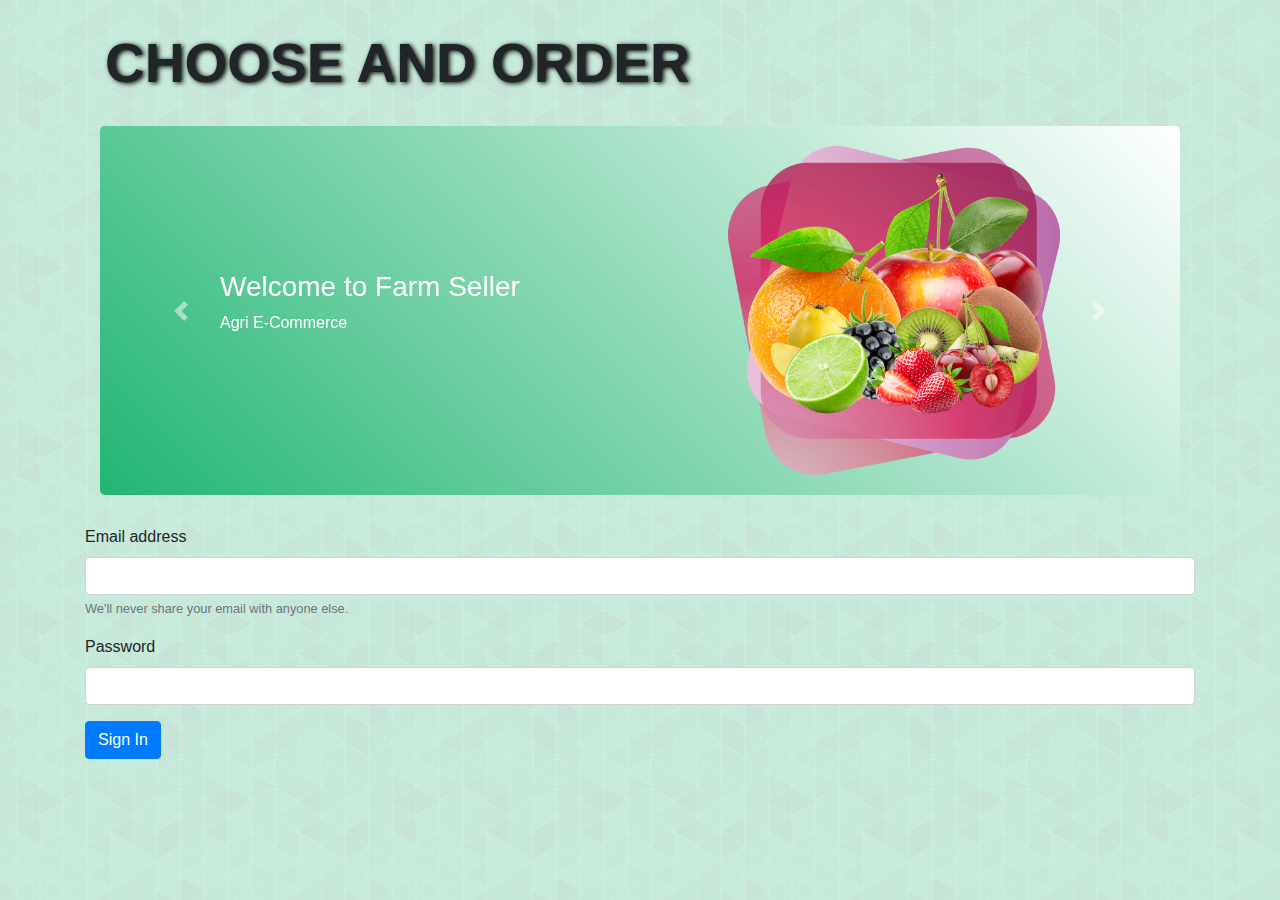
<file: index.html>
<!DOCTYPE html>
<html lang="en">
<head>
    <meta charset="UTF-8">
    <meta name="viewport" content="width=device-width, initial-scale=1.0">
    <title>Farm Seller</title>
    <link rel="stylesheet" href="https://stackpath.bootstrapcdn.com/bootstrap/4.5.2/css/bootstrap.min.css" integrity="sha384-JcKb8q3iqJ61gNV9KGb8thSsNjpSL0n8PARn9HuZOnIxN0hoP+VmmDGMN5t9UJ0Z" crossorigin="anonymous">
    <link rel="stylesheet" href="style.css">
    <link rel="stylesheet" href="https://cdnjs.cloudflare.com/ajax/libs/animate.css/3.7.2/animate.min.css">
</head>
<body class="background-color bgl">
      <!--banner starts-->
      <div class="container">

       
    <section>
      <h1>Choose and Order<span class="change_content"> </span></h1>
    </section>

      <div class="container gap">
        <div id="carouselExampleControls" class="carousel slide banner-background" data-ride="carousel">
            <div class="carousel-inner">
              <div class="carousel-item active">
                <div class="row align-items-center">
                    <div class="col-md-7">
                        <h3 class="bnnr-txt">Welcome to Farm Seller</h3>
                        <p class="bnnr-txt">Agri E-Commerce</p>
                    </div>
                    <div class="col-md-5">
                        <img class="bpic" src="banner/fruits.png" class="d-block w-100" alt="...">
                    </div>
                </div>
              </div>
              <div class="carousel-item">
                <div class="row align-items-center">
                    <div class="col-md-7">
                        <h3 class="bnnr-txt">What is Special here</h3>
                        <p class="bnnr-txt">Are you a Farmer?</p>
                        <p class="bnnr-txt">Or do you have any agri-business?</p>
                        <p class="bnnr-txt">Or you are just a customer, wants to buy some food?</p>
                        <p class="bnnr-txt">Then you are at the right place</p>
                    </div>
                    <div class="col-md-5">
                        <img src="banner/vegetables.png" class="d-block w-100" alt="...">
                    </div>
                </div>
              </div>
              <div class="carousel-item">
                <div class="row align-items-center">
                    <div class="col-md-7">
                        <h3 class="bnnr-txt">Join Us</h3>
                        <p class="bnnr-txt">Buy or sale your products here</p>
                        <p class="bnnr-txt">Make profits</p>
                        <p class="bnnr-txt">If you are having any problem, just let us know</p>
                    </div>
                    <div class="col-md-5">
                        <img src="banner/fish.png" class="d-block w-100" alt="...">
                    </div>
                </div>
              </div>
            </div>
            <a class="carousel-control-prev" href="#carouselExampleControls" role="button" data-slide="prev">
              <span class="carousel-control-prev-icon" aria-hidden="true"></span>
              <span class="sr-only">Previous</span>
            </a>
            <a class="carousel-control-next" href="#carouselExampleControls" role="button" data-slide="next">
              <span class="carousel-control-next-icon" aria-hidden="true"></span>
              <span class="sr-only">Next</span>
            </a>
          </div>
    </div>
    <!--banner ends-->
    

    <!--input form starts-->
    <form>
      <div class="form-group">
        <label for="exampleInputEmail1">Email address</label>
        <input type="email" class="form-control" id="exampleInputEmail1" aria-describedby="emailHelp">
        <small id="emailHelp" class="form-text text-muted">We'll never share your email with anyone else.</small>
      </div>
      <div class="form-group">
        <label for="exampleInputPassword1">Password</label>
        <input type="password" class="form-control" id="exampleInputPassword1">
      </div>
      
      <button type="submit" class="btn btn-primary">
        <a class="abc" href="main.html">Sign In</a>
      </button>
    </form>
    
    <!--input form ends-->
      </div>
      
    <script src="https://code.jquery.com/jquery-3.5.1.slim.min.js" integrity="sha384-DfXdz2htPH0lsSSs5nCTpuj/zy4C+OGpamoFVy38MVBnE+IbbVYUew+OrCXaRkfj" crossorigin="anonymous"></script>
    <script src="https://cdn.jsdelivr.net/npm/popper.js@1.16.1/dist/umd/popper.min.js" integrity="sha384-9/reFTGAW83EW2RDu2S0VKaIzap3H66lZH81PoYlFhbGU+6BZp6G7niu735Sk7lN" crossorigin="anonymous"></script>
    <script src="https://stackpath.bootstrapcdn.com/bootstrap/4.5.2/js/bootstrap.min.js" integrity="sha384-B4gt1jrGC7Jh4AgTPSdUtOBvfO8shuf57BaghqFfPlYxofvL8/KUEfYiJOMMV+rV" crossorigin="anonymous"></script>
    
</body>
</html>
</file>
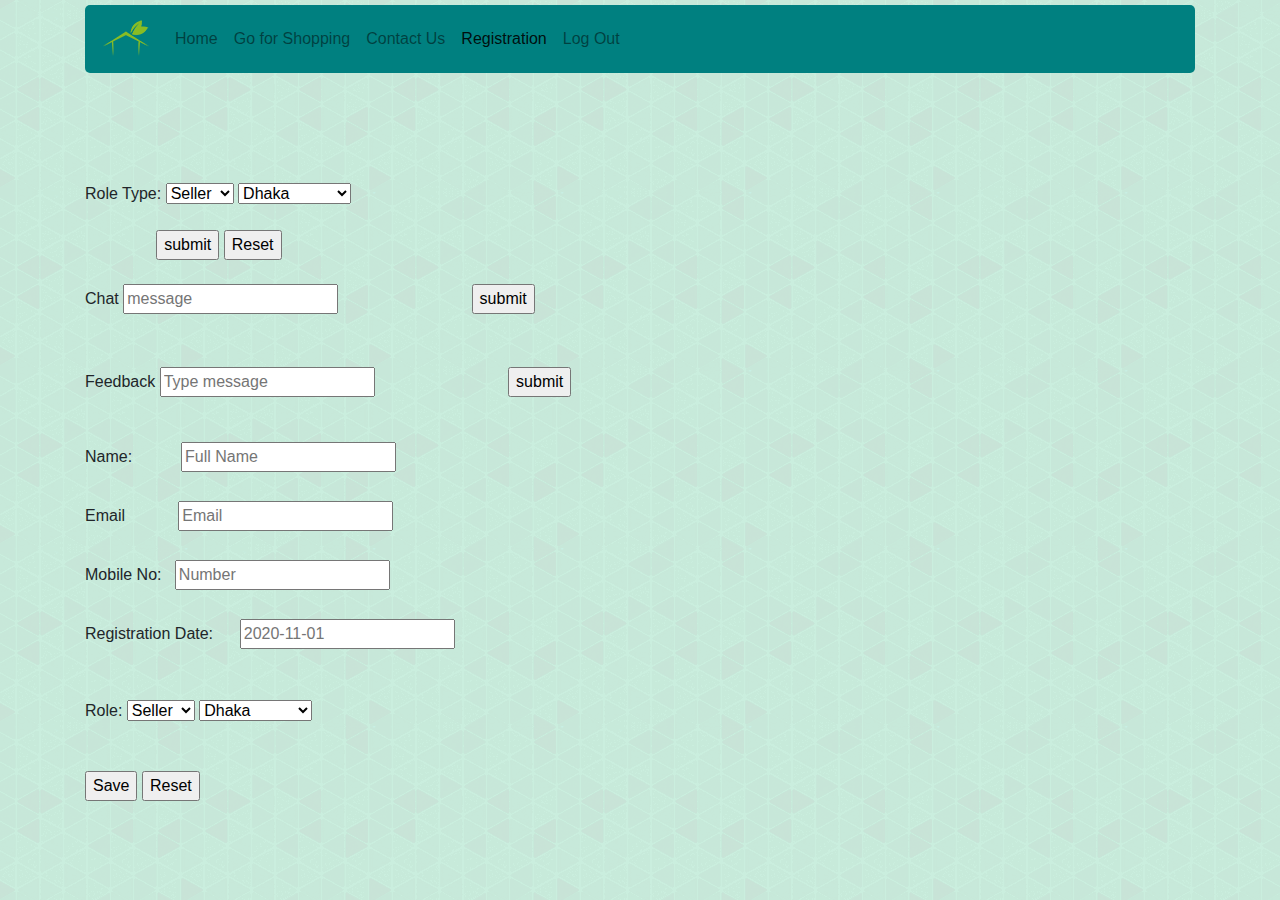
<file: book.html>
<!DOCTYPE html>
<html>
<head>
<title>Registration</title>

<link rel="stylesheet" type="text/css" href="dhtmlxcalendar.css"/>
<link rel="stylesheet" href="https://stackpath.bootstrapcdn.com/bootstrap/4.5.2/css/bootstrap.min.css" integrity="sha384-JcKb8q3iqJ61gNV9KGb8thSsNjpSL0n8PARn9HuZOnIxN0hoP+VmmDGMN5t9UJ0Z" crossorigin="anonymous">
    <link rel="stylesheet" href="style.css">
    <link rel="icon" href="images/logo.png" sizes="16x16" type="image/png"><link rel="icon" href="favicon">

    <script src="dhtmlxcalendar.js"></script>
	
<style>
		#calendar,
		#calendar2,
		#calendar3,
		#calendar4,
		 	{
			border: 1px solid #909090;
			font-family: Tahoma;
			font-size: 12px;
			}
</style>
	<script>
		var myCalendar;
		function doOnLoad() 
			{
			myCalendar = new dhtmlXCalendarObject(["calendar","calendar2","calendar3","calendar4",]);
			}
	</script>
</head>
<body class="background-color bgl" onload="doOnLoad();">

      
     <div class="container gap-bg">
        <nav class="navbar navbar-expand-lg navbar-light" style="background-color: teal;">
            <a class="navbar-brand" href="#"><img src="images/logo.png" alt=""></a>
            <button class="navbar-toggler" type="button" data-toggle="collapse" data-target="#navbarNav" aria-controls="navbarNav" aria-expanded="false" aria-label="Toggle navigation">
              <span class="navbar-toggler-icon"></span>
            </button>
            <div class="collapse navbar-collapse" id="navbarNav">
              <ul class="navbar-nav">
               
                <li class="nav-item">
                    <a class="nav-link" href="main.html">Home</a>
                  </li>
                
                <li class="nav-item">
                  <a class="nav-link" href="cart.html">Go for Shopping</a>
                </li>
                <li class="nav-item">
                    <a class="nav-link" href="contactus.html">Contact Us</a>
                </li>
                <li class="nav-item active">
                    <a class="nav-link" href="book.html">Registration</a>
                </li>
                <li class="nav-item">
                  <a class="nav-link" href="index.html">Log Out</a>
              </li>
              </ul>
            </div>
          </nav>
    </div>
    <!--nav bar ends-->

    

	<div class="container" id="ab">
    <div id="check">
    	<br>
	<form action="check.php" method="post">
		<div style="position:relative;height:80px;">
		
		
		</div>
			Role Type:
                <select name="Role">
                    <option value="Seller">Seller</option>
                    <option value="Buyer">Buyer</option>
                    <option value="Admin">Admin</option>
                </select>
                <select name="type">
                    <option value="Dhaka">Dhaka</option>
                    <option value="Chattogram">Chattogram</option>
                    <option value="Rajshahi">Rajshahi</option>
                    <option value="Khulna">Khulna</option>
                    <option value="Sylhet">Sylhet</option>
                    <option value="Barisal">Barisal</option>
                    <option value="Rangpur">Rangpur</option>
                    <option value="Mymensingh">Mymensingh</option>
                    
                </select>
		<br><br>&nbsp;&nbsp;&nbsp;&nbsp;&nbsp;&nbsp;&nbsp;&nbsp;&nbsp;&nbsp;&nbsp;&nbsp;&nbsp;&nbsp;&nbsp;
		<input type="submit" name="submit" value="submit" />
		<input type="reset" name="reset" value="Reset" />
	</form>
</div><!--check -->
   &nbsp;
   <div id="chat">
    	<form action="" method="post">
				<label for="in">Chat</label> 
					<input id="chat" name="chat" placeholder="message" required=""> 
					&nbsp;&nbsp;&nbsp;&nbsp;&nbsp;&nbsp;&nbsp;&nbsp;&nbsp;
					&nbsp;&nbsp;&nbsp;&nbsp;&nbsp;&nbsp;&nbsp;&nbsp;&nbsp;
					&nbsp;&nbsp;&nbsp;&nbsp;&nbsp;&nbsp;&nbsp;&nbsp;
					<input type="submit" name="submit" value="submit" />
				</form>
    </div><!--chat-->
	<br>
	<br>
    <div id="fd"> 
				<form action="feedback.php" method="post">
				<label for="in">Feedback</label> 
					<input id="fd" name="feed" placeholder="Type message" required=""> 
					&nbsp;&nbsp;&nbsp;&nbsp;&nbsp;&nbsp;&nbsp;&nbsp;&nbsp;
					&nbsp;&nbsp;&nbsp;&nbsp;&nbsp;&nbsp;&nbsp;&nbsp;&nbsp;
					&nbsp;&nbsp;&nbsp;&nbsp;&nbsp;&nbsp;&nbsp;&nbsp;
					<input type="submit" name="submit" value="submit"/>
				</form>
		</div><!--fd-->
	</div><!--ab-->
<div class="container" id="book">

	<div id="a1">
    <p>&nbsp;</p>
    
    <form action="book.php" method="post">
		 <label for="name">Name:</label>&nbsp;&nbsp;&nbsp;&nbsp;&nbsp;&nbsp;&nbsp;&nbsp;&nbsp;&nbsp;
    			<input id="name" name="name" placeholder="Full Name" required="" tabindex="1" type="text"><br><br>
		
		<label for="email">Email</label>&nbsp;&nbsp;&nbsp;&nbsp;&nbsp;&nbsp;&nbsp;&nbsp;&nbsp;&nbsp;&nbsp;
    			<input id="email" name="email" placeholder="Email" required="" type="email"><br><br>
		
		<label for="mobile">Mobile No:</label> &nbsp;
            		<input id="phone" name="mobile" placeholder="Number" required="" type="text"> <br><br>
		
		<div style="position:relative;height:80px;">
		
		<label for="in">Registration Date:</label> &nbsp;&nbsp;&nbsp;&nbsp;
            		<input id="calendar3" name="in" placeholder="2020-11-01" required="" type="text"> <br><br>
		
		
		
		</div>
		Role:
			<select name="Role">
				<option value="Seler">Seller</option>
                <option value="Buyer">Buyer</option>
                <option value="Admin">Admin</option>
			</select>
			<select  name="type">
				<option value="Dhaka">Dhaka</option>
				<option value="Chattogram">Chattogram</option>
                <option value="Rajshahi">Rajshahi</option>
                <option value="Rangpur">Rangpur</option>
                <option value="Sylhet">Sylhet</option>
                <option value="Khulna">Khulna</option>
                <option value="Mymensingh">Mymensingh</option>
			</select>
		<br/><br/><br/>
<a href="payment.html"><input type="submit" name="submit" value="Save"/></a>
<input type="reset" name="reset" value="Reset" />
</form>
    </div><!--a1-->
</div><!--book--> 
<div class="container" id="rest">
    	
        	<div id="a3">
            </div>
            <div id="b3">
            </div>
            <div id="c3">
            </div>
	</div><!--rest-->
</div><!--holder-->
</body>
</html>
</file>
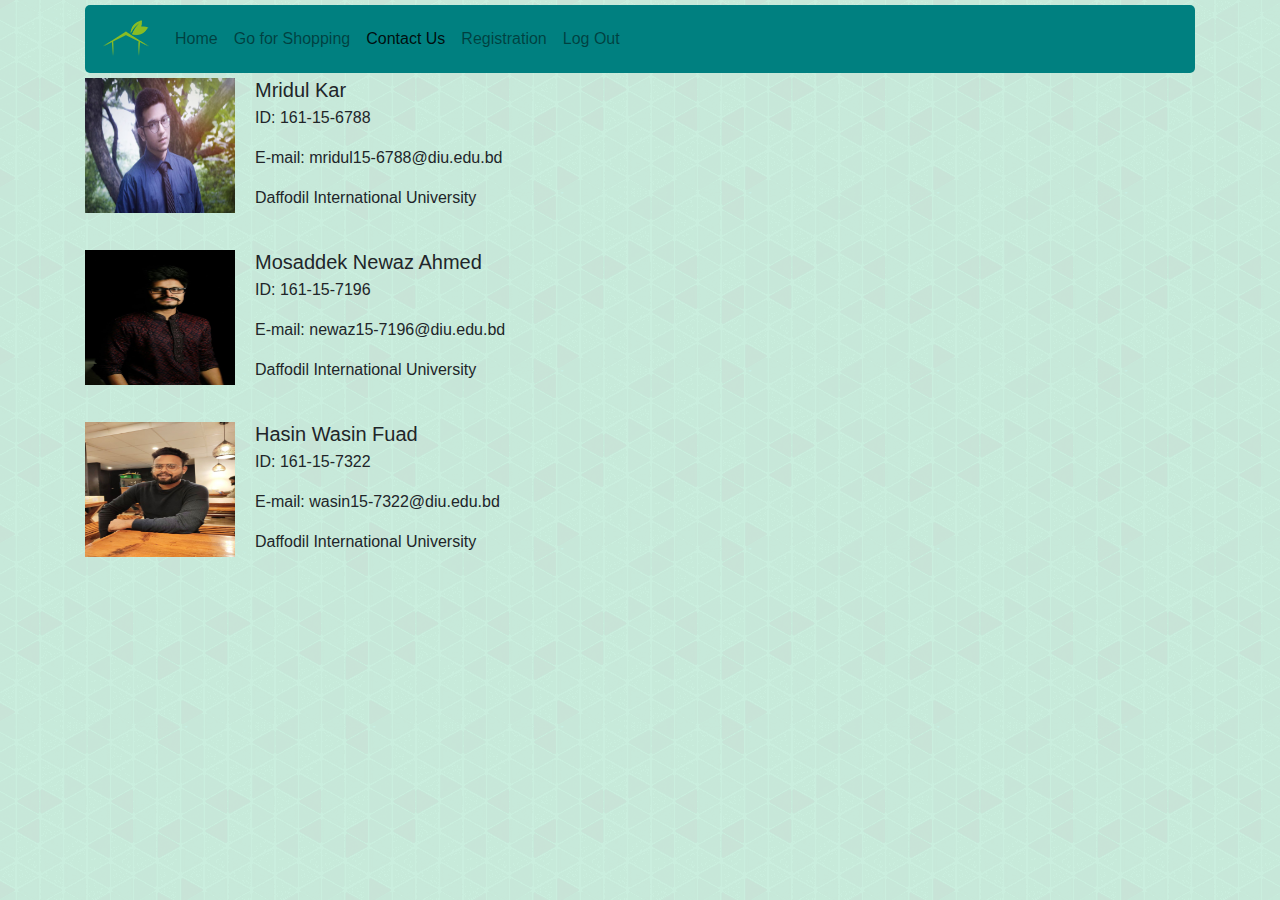
<file: contactus.html>
<!DOCTYPE html>
<html lang="en">
<head>
    <meta charset="UTF-8">
    <meta name="viewport" content="width=device-width, initial-scale=1.0">
    <title>Farm Seller</title>
    <link rel="stylesheet" href="https://stackpath.bootstrapcdn.com/bootstrap/4.5.2/css/bootstrap.min.css" integrity="sha384-JcKb8q3iqJ61gNV9KGb8thSsNjpSL0n8PARn9HuZOnIxN0hoP+VmmDGMN5t9UJ0Z" crossorigin="anonymous">
    <link rel="stylesheet" href="style.css">
</head>
<body class="background-color bgl">
     <!--nav bar starts-->
    <div class="container gap-bg">
      <nav class="navbar navbar-expand-lg navbar-light" style="background-color: teal;">
          <a class="navbar-brand" href="#"><img src="images/logo.png" alt=""></a>
          <button class="navbar-toggler" type="button" data-toggle="collapse" data-target="#navbarNav" aria-controls="navbarNav" aria-expanded="false" aria-label="Toggle navigation">
            <span class="navbar-toggler-icon"></span>
          </button>
          <div class="collapse navbar-collapse" id="navbarNav">
            <ul class="navbar-nav">
              
              <li class="nav-item">
                <a class="nav-link" href="main.html">Home</a>
              </li>
              <li class="nav-item">
                <a class="nav-link" href="cart.html">Go for Shopping</a>
              </li>
              <li class="nav-item">
                  <a class="nav-link active" href="contactus.html">Contact Us</a>
              </li>
              <li class="nav-item">
                <a class="nav-link" href="book.html">Registration</a>
            </li>
              <li class="nav-item">
                <a class="nav-link" href="index.html">Log Out</a>
            </li>
            </ul>
          </div>
        </nav>
  </div>
  <!--nav bar ends-->

    <!--contacts starts-->
    <div class="container">
        <ul class="list-unstyled">
            <li class="media">
              <img class="cimg" src="images/mkr.jpg" class="mr-3" alt="...">
              <div class="media-body">
                <h5 class="mt-0 mb-1">Mridul Kar</h5>
                <p>ID: 161-15-6788</p>
                <p>E-mail: mridul15-6788@diu.edu.bd</p>
                <p>Daffodil International University</p>
              </div>
            </li>
            <li class="media my-4">
                <img class="cimg" src="images/mub.jpg" class="mr-3" alt="...">
                <div class="media-body">
                  <h5 class=" gap mt-0 mb-1">Mosaddek Newaz Ahmed</h5>
                  <p>ID: 161-15-7196</p>
                  <p>E-mail: newaz15-7196@diu.edu.bd</p>
                  <p>Daffodil International University</p>
              </div>
            </li>
            <li class="media">
                <img class="cimg" src="images/fuad.jpg" class="mr-3" alt="...">
                <div class="media-body">
                  <h5 class="gap mt-0 mb-1">Hasin Wasin Fuad</h5>
                  <p>ID: 161-15-7322</p>
                  <p>E-mail: wasin15-7322@diu.edu.bd</p>
                  <p>Daffodil International University</p>
              </div>
            </li>
          </ul>
    </div>
    <!--contacts starts-->



    <script src="https://code.jquery.com/jquery-3.5.1.slim.min.js" integrity="sha384-DfXdz2htPH0lsSSs5nCTpuj/zy4C+OGpamoFVy38MVBnE+IbbVYUew+OrCXaRkfj" crossorigin="anonymous"></script>
    <script src="https://cdn.jsdelivr.net/npm/popper.js@1.16.1/dist/umd/popper.min.js" integrity="sha384-9/reFTGAW83EW2RDu2S0VKaIzap3H66lZH81PoYlFhbGU+6BZp6G7niu735Sk7lN" crossorigin="anonymous"></script>
    <script src="https://stackpath.bootstrapcdn.com/bootstrap/4.5.2/js/bootstrap.min.js" integrity="sha384-B4gt1jrGC7Jh4AgTPSdUtOBvfO8shuf57BaghqFfPlYxofvL8/KUEfYiJOMMV+rV" crossorigin="anonymous"></script>
    
</body>
</html>
</file>
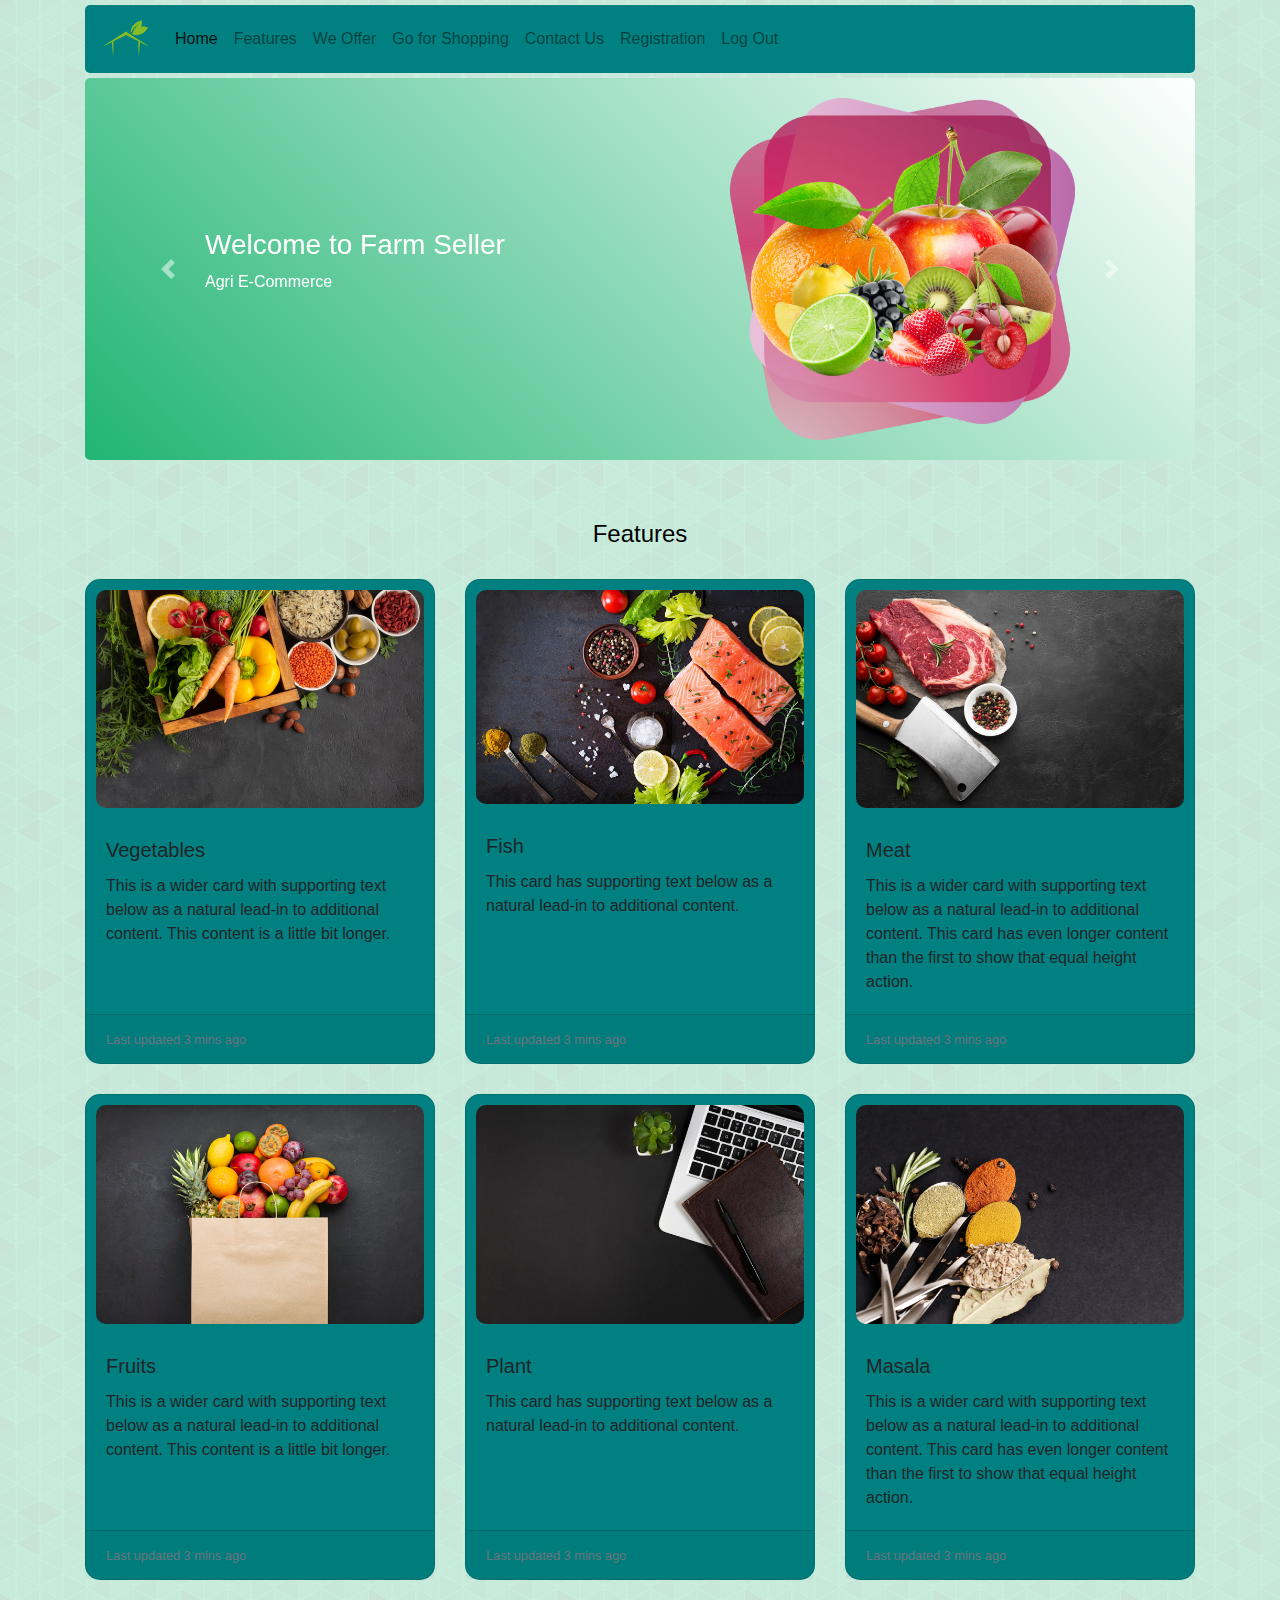
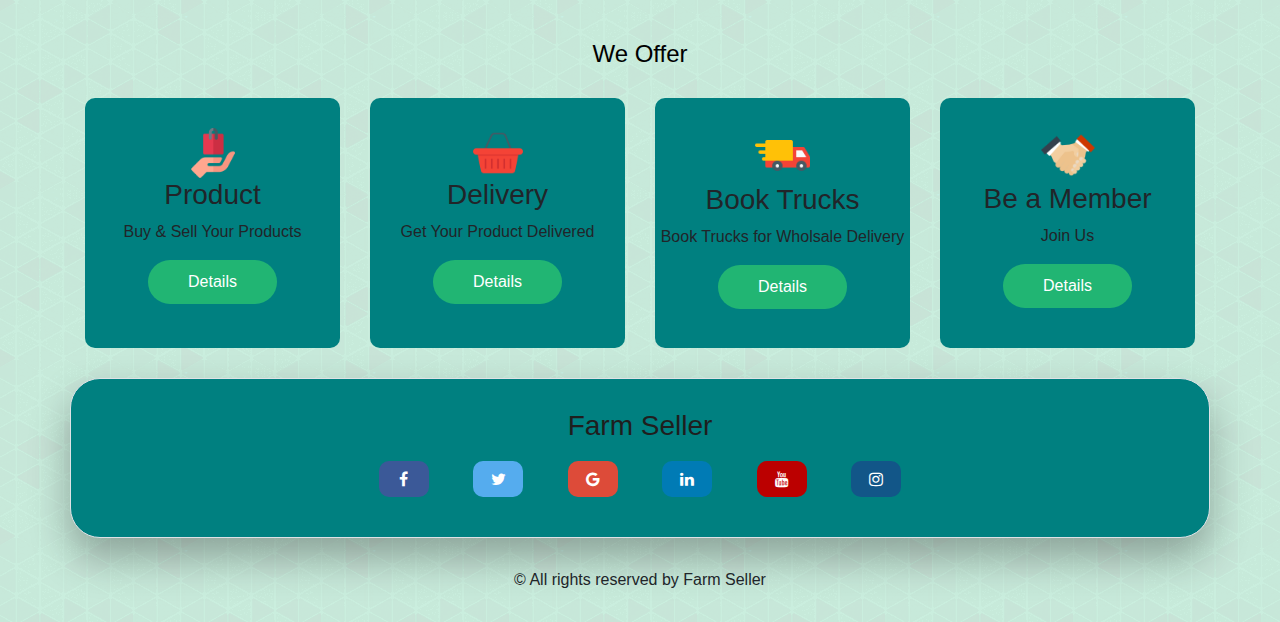
<file: main.html>
<!DOCTYPE html>
<html lang="en">
<head>
    <meta charset="UTF-8">
    <meta name="viewport" content="width=device-width, initial-scale=1.0">
    <title>Farm Seller</title>
    <link rel="stylesheet" href="https://stackpath.bootstrapcdn.com/bootstrap/4.5.2/css/bootstrap.min.css" integrity="sha384-JcKb8q3iqJ61gNV9KGb8thSsNjpSL0n8PARn9HuZOnIxN0hoP+VmmDGMN5t9UJ0Z" crossorigin="anonymous">
    <link rel="stylesheet" href="style.css">
    <link rel="stylesheet" href="https://cdnjs.cloudflare.com/ajax/libs/font-awesome/4.7.0/css/font-awesome.min.css">
    <link rel="icon" href="images/logo.png" sizes="16x16" type="image/png"><link rel="icon" href="favicon">

</head>
<body class="background-color bgl">

      <!--nav bar starts-->
      
      <div class="container gap-bg">
          <nav class="navbar navbar-expand-lg navbar-light" style="background-color: teal;">
              <a class="navbar-brand" href="#"><img src="images/logo.png" alt=""></a>
              <button class="navbar-toggler" type="button" data-toggle="collapse" data-target="#navbarNav" aria-controls="navbarNav" aria-expanded="false" aria-label="Toggle navigation">
                <span class="navbar-toggler-icon"></span>
              </button>
              <div class="collapse navbar-collapse" id="navbarNav">
                <ul class="navbar-nav">
                  <li class="nav-item active">
                    <a class="nav-link" href="#">Home <span class="sr-only">(current)</span></a>
                  </li>
                  <li class="nav-item">
                    <a class="nav-link" href="#features">Features</a>
                  </li>
                  <li class="nav-item">
                    <a class="nav-link" href="#weoffer">We Offer</a>
                  </li>
                  <li class="nav-item">
                    <a class="nav-link" href="cart.html">Go for Shopping</a>
                  </li>
                  <li class="nav-item">
                      <a class="nav-link" href="contactus.html">Contact Us</a>
                  </li>
                  <li class="nav-item">
                    <a class="nav-link" href="book.html">Registration</a>
                </li>
                  <li class="nav-item">
                    <a class="nav-link" href="index.html">Log Out</a>
                </li>
                </ul>
              </div>
            </nav>
      </div>
      <!--nav bar ends-->
  
      <!--banner starts-->
      <div class="container gap">
          <div id="carouselExampleControls" class="carousel slide banner-background" data-ride="carousel">
              <div class="carousel-inner">
                <div class="carousel-item active">
                  <div class="row align-items-center">
                      <div class="col-md-7">
                          <h3 class="bnnr-txt">Welcome to Farm Seller</h3>
                          <p class="bnnr-txt">Agri E-Commerce</p>
                      </div>
                      <div class="col-md-5">
                          <img class="bpic" src="banner/fruits.png" class="d-block w-100" alt="...">
                      </div>
                  </div>
                </div>
                <div class="carousel-item">
                  <div class="row align-items-center">
                      <div class="col-md-7">
                          <h3 class="bnnr-txt">What is Special here</h3>
                          <p class="bnnr-txt">Are you a Farmer?</p>
                          <p class="bnnr-txt">Or do you have any agri-business?</p>
                          <p class="bnnr-txt">Or you are just a customer, wants to buy some food?</p>
                          <p class="bnnr-txt">Then you are at the right place</p>
                      </div>
                      <div class="col-md-5">
                          <img src="banner/vegetables.png" class="d-block w-100" alt="...">
                      </div>
                  </div>
                </div>
                <div class="carousel-item">
                  <div class="row align-items-center">
                      <div class="col-md-7">
                          <h3 class="bnnr-txt">Join Us</h3>
                          <p class="bnnr-txt">Buy or sale your products here</p>
                          <p class="bnnr-txt">Make profits</p>
                          <p class="bnnr-txt">If you are having any problem, just let us know</p>
                      </div>
                      <div class="col-md-5">
                          <img src="banner/fish.png" class="d-block w-100" alt="...">
                      </div>
                  </div>
                </div>
              </div>
              <a class="carousel-control-prev" href="#carouselExampleControls" role="button" data-slide="prev">
                <span class="carousel-control-prev-icon" aria-hidden="true"></span>
                <span class="sr-only">Previous</span>
              </a>
              <a class="carousel-control-next" href="#carouselExampleControls" role="button" data-slide="next">
                <span class="carousel-control-next-icon" aria-hidden="true"></span>
                <span class="sr-only">Next</span>
              </a>
            </div>
      </div>
      <!--banner ends-->
  
      
      
      <!--items part 1 starts-->
      <div id="features" class="container gap">
        <h4 class="center gap title">Features</h4>
          <div class="card-deck">
              <div class="card">
                <img class="card-img" src="images/vegetables.jpg" class="card-img-top" alt="...">
                <div class="card-body">
                  <h5 class="card-title">Vegetables</h5>
                  <p class="card-text">This is a wider card with supporting text below as a natural lead-in to additional content. This content is a little bit longer.</p>
                </div>
                <div class="card-footer">
                  <small class="text-muted">Last updated 3 mins ago</small>
                </div>
              </div>
              <div class="card">
                <img class="card-img" src="images/fish.jpg" class="card-img-top" alt="...">
                <div class="card-body">
                  <h5 class="card-title">Fish</h5>
                  <p class="card-text">This card has supporting text below as a natural lead-in to additional content.</p>
                </div>
                <div class="card-footer">
                  <small class="text-muted">Last updated 3 mins ago</small>
                </div>
              </div>
              <div class="card">
                <img class="card-img" src="images/meat.jpg" class="card-img-top" alt="...">
                <div class="card-body">
                  <h5 class="card-title">Meat</h5>
                  <p class="card-text">This is a wider card with supporting text below as a natural lead-in to additional content. This card has even longer content than the first to show that equal height action.</p>
                </div>
                <div class="card-footer">
                  <small class="text-muted">Last updated 3 mins ago</small>
                </div>
              </div>
            </div>
      </div>
      <!--items part 1 ends-->
  
  <!--items part 2 starts-->
      <div class="container gap">
          <div class="card-deck">
              <div class="card">
                <img class="card-img" src="images/fruits.jpg" class="card-img-top" alt="...">
                <div class="card-body">
                  <h5 class="card-title">Fruits</h5>
                  <p class="card-text">This is a wider card with supporting text below as a natural lead-in to additional content. This content is a little bit longer.</p>
                </div>
                <div class="card-footer">
                  <small class="text-muted">Last updated 3 mins ago</small>
                </div>
              </div>
              <div class="card">
                <img class="card-img" src="images/plant.jpg" class="card-img-top" alt="...">
                <div class="card-body">
                  <h5 class="card-title">Plant</h5>
                  <p class="card-text">This card has supporting text below as a natural lead-in to additional content.</p>
                </div>
                <div class="card-footer">
                  <small class="text-muted">Last updated 3 mins ago</small>
                </div>
              </div>
              <div class="card">
                <img class="card-img" src="images/masala.jpg" class="card-img-top" alt="...">
                <div class="card-body">
                  <h5 class="card-title">Masala</h5>
                  <p class="card-text">This is a wider card with supporting text below as a natural lead-in to additional content. This card has even longer content than the first to show that equal height action.</p>
                </div>
                <div class="card-footer">
                  <small class="text-muted">Last updated 3 mins ago</small>
                </div>
              </div>
            </div>
      </div>
      <!--items part 2 ends-->
  
      <!--facilities starts-->
      <div id="weoffer" class="container gap">
        <h4 class="center gap title">We Offer</h4>  
          <div class="row d-flex justify-content-center">
              <div class="col-md-3">
                  <div class="icon-1 d-flex align-items-center flex-column">
                  <img id="f-icon" class="icon" src="images/product.png" alt="">
                  <h3>Product</h3>
                  <p>Buy & Sell Your Products</p>
                  <button class="btn-clr">Details</button>
              </div>
          </div>
              <div class="col-md-3">
                  <div class="icon-2 d-flex align-items-center flex-column">
                  <img id="s-icon" class="icon" src="images/buy.png" alt="">
                  <h3>Delivery</h3>
                  <p>Get Your Product Delivered</p>
                  <button class="btn-clr">Details</button>
              </div>
              </div>
              <div class="col-md-3">
                  <div class="icon-3 d-flex align-items-center flex-column">
                  <img id="t-icon" class="icon" src="images/truck.png" alt="">
                  <h3>Book Trucks</h3>
                  <p>Book Trucks for Wholsale Delivery</p>
                  <button class="btn-clr">Details</button>
              </div>
              </div>
              <div class="col-md-3">
                  <div class="icon-4 d-flex align-items-center flex-column">
                  <img id="fo-icon" class="icon" src="images/business.png" alt="">
                  <h3>Be a Member</h3>
                  <p>Join Us</p>
                  <button class="btn-clr">Details</button>
              </div>
              </div>
          </div>
          </div>
      <!--facilities ends-->
  
      <!--footer starts-->
          <div class="container gap border">
          <h3 class="">Farm Seller</h2>
            <div class="container">
        <a href="#" class="fa fa-facebook"></a>
        <a href="#" class="fa fa-twitter"></a>
        <a href="#" class="fa fa-google"></a>
        <a href="#" class="fa fa-linkedin"></a>
        <a href="#" class="fa fa-youtube"></a>
        <a href="#" class="fa fa-instagram"></a>
      </div>
            
          </div>
  
          <div class="container gap">
            <p class="rights">© All rights reserved by Farm Seller</p>
          </div>
      <!--footer ends-->
    
  


  
   


    <script src="https://code.jquery.com/jquery-3.5.1.slim.min.js" integrity="sha384-DfXdz2htPH0lsSSs5nCTpuj/zy4C+OGpamoFVy38MVBnE+IbbVYUew+OrCXaRkfj" crossorigin="anonymous"></script>
    <script src="https://cdn.jsdelivr.net/npm/popper.js@1.16.1/dist/umd/popper.min.js" integrity="sha384-9/reFTGAW83EW2RDu2S0VKaIzap3H66lZH81PoYlFhbGU+6BZp6G7niu735Sk7lN" crossorigin="anonymous"></script>
    <script src="https://stackpath.bootstrapcdn.com/bootstrap/4.5.2/js/bootstrap.min.js" integrity="sha384-B4gt1jrGC7Jh4AgTPSdUtOBvfO8shuf57BaghqFfPlYxofvL8/KUEfYiJOMMV+rV" crossorigin="anonymous"></script>
</body>
</html>
</file>
<file: style.css>
.banner-background{
background-image: linear-gradient(45deg, #21B573, white);
}
.carousel-item{
    padding: 20px 120px;
}
.icon-1 {
    height: 250px;
    padding-top: 30px;
    background-color: teal;
    border-radius: 10px;
}
.icon-2 {
    height: 250px;
    padding-top: 30px;
    background-color: teal;
    border-radius: 10px;
}
.icon-3 {
    height: 250px;
    padding-top: 30px;
    background-color: teal;
    border-radius: 10px;
}
.icon-4 {
    height: 250px;
    padding-top: 30px;
    background-color: teal;
    border-radius: 10px;
}
#f-icon{
height: 50px;
width: 50px;
}
#s-icon{
    height: 50px;
    width: 50px;
}
#t-icon{
    height: 55px;
    width: 55px;
}
#fo-icon{
    height: 54px;
    width: 54px;
}
.btn-clr{
    color: white;
    background-color: #21B573;
    border: none;
    padding: 10px 40px;
    border-radius: 30px;
}
.btn-clr:hover{
    cursor: pointer;
    color: white;
    background-color: tomato;
    border: none;
    padding: 10px 40px;
    border-radius: 30px;
}
.bpic{
    height: 100%;
    width: 100%;
}
.gap{
    margin-bottom: 30px;
}
.card-img{
    padding: 10px;
    border-radius: 20px;
}
.card{
    background-color: teal;
    border-radius: 15px;
    
}


.center{
    text-align: center;
    margin-top: 60px;
}
.cimg{
    margin-right: 20px;
    height: 135px;
    width: 150px;
}
.icon-1:hover{
    background-color: crimson;
    box-shadow: 0px 20px 40px rgba(0, 0, 0, 0.589);
}
.icon-2:hover{
    background-color: darkmagenta;
    box-shadow: 0px 20px 40px rgba(0, 0, 0, 0.589);

}
.icon-3:hover{
    background-color: chartreuse;
    box-shadow: 0px 20px 40px rgba(0, 0, 0, 0.589);
}
.icon-4:hover{
    background-color: orangered;
    box-shadow: 0px 20px 40px rgba(0, 0, 0, 0.589);
}
.border{
    padding: 30px 60px;
    border-radius: 30px;
    color: rgb(31, 30, 30);
    background-color: teal;
    text-align: center;
    box-shadow: 0px 20px 40px rgba(0, 0, 0, 0.300);
}
.rights{
    text-align: center;
}
.navbar{
    border-radius: 5px;
}
.carousel{
    border-radius: 5px;
    
}
.gap-bg{
    margin-top: 5px;
    margin-bottom: 5px;
}
.background-color{
    
    background-image: linear-gradient(45deg, #CAEEDE, white);
    background-color: #CAEEDE;
  
}

.title{
    color: black;
    text-align: center;   
}
.fa {
    padding: 10px 10px;
    margin: 10px 20px;
    font-size: 30px;
    width: 50px;
    text-align: center;
    text-decoration: none;
    border-radius: 10px;
  }
  
  .fa:hover {
      opacity: 0.7;
  }
  
  .fa-facebook {
    background: #3B5998;
    color: white;
  }
  
  .fa-twitter {
    background: #55ACEE;
    color: white;
  }
  
  .fa-google {
    background: #dd4b39;
    color: white;
  }
  
  .fa-linkedin {
    background: #007bb5;
    color: white;
  }
  
  .fa-youtube {
    background: #bb0000;
    color: white;
  }
  
  .fa-instagram {
    background: #125688;
    color: white;
  }
  .bnnr-txt{
      color: white;
  }
  
  .bgl{
    background-image: url(images/des.png);
    background-repeat: repeat;
  }


  .cart{
	margin: 100px 0;
	
	padding: 60px 0;
}
.total-price{
	padding-bottom: 15px;
}
.cart-item{
	background-color: teal;
	border-radius: 10px;
	padding: 15px 20px;
	margin-bottom: 20px;
}
.center-item{
    display: flex;
    align-items: center;
    justify-content: flex-start;
}
.cart-item img{
	width: 115px;
}
.cart-item h5{
    padding: 0 45px;
}
.cart-item .remove-item{
	width: 25px!important;
}
.btn-default{
	background-color: #fff;
}
.cart-item .form-control{
	background-color: #F6F5FA;
	border: none;
    width: 65px;
    border-radius: 10px!important;
    font-weight: 700;
    font-size: 20px;
}
.input-group{
	width: unset;
}
.status{
	text-align: right;
}
.check-out{
    float: right;
    padding: 10px 30px;
	font-size: 19px;
	background-color: #2FBE70;
	border: none;
}

.abc{
    color: white;
}

section h3{
	font-size: 35px;font-weight: 200;letter-spacing: 3px;
	text-shadow: 1px 1px 2px black;
}

section h1{
	margin: 30px 20px;
	font-size: 55px;
	font-weight: 700;
	text-shadow: 2px 1px 5px black;
	text-transform: uppercase;
}

section p{
	font-size: 25px;
	color: #eee;
	white-space: 2px;
	margin-bottom: 25px;
	text-shadow: 1px 1px 1px black;
}

section a{
	padding: 12px 30px;
	border-radius: 4px;
	outline: none;
	text-transform: uppercase;
	font-size: 13px;
	font-weight: 500;
	text-decoration: none;
	letter-spacing: 1px;
	transition: all .5s ease;
}

section .btnone{
    /*background: #00b894;*/
    background: #fff;
    color: #000;
}
.btnone:hover{
	background: #00b894;
	color: white; 
}

section .btntwo{
	background: #00b894;
	color: white; 
}

.btntwo:hover{
	background: #fff;
    color: #000;
}

.change_content:after{
	content: '';
	animation: changetext 10s infinite linear;
	color: #00b894;
}

@keyframes  changetext{
	0%{content: "Fish"}
	20%{content: "Meat"}
	35%{content: "Vegetables"}
	60%{content: "Masala"}
	80%{content: "Fruits"}
	100%{content: "Plants"}
}

.roleforms{
    margin: auto;
    padding: auto;
}
</file>
<file: dhtmlxcalendar.css>
/*
Product Name: dhtmlxCalendar 
Version: 4.5 
Edition: Standard 
License: content of this file is covered by GPL. Usage outside GPL terms is prohibited. To obtain Commercial or Enterprise license contact sales@dhtmlx.com
Copyright UAB Dinamenta http://www.dhtmlx.com
*/

.dhtmlxcalendar_ifr{position:absolute;overflow:hidden;background-color:white;}.dhtmlxcalendar_dhx_skyblue{position:absolute;display:block;background-color:white;font-family:Tahoma,Helvetica;font-size:11px;color:black;}.dhtmlxcalendar_dhx_skyblue ul.dhtmlxcalendar_line{position:relative;display:block;clear:both;margin:0;padding:0;overflow:hidden;width:211px;}.dhtmlxcalendar_dhx_skyblue ul.dhtmlxcalendar_line li{float:left;position:relative;list-style-type:none;list-style-image:none;text-align:center;vertical-align:middle;cursor:default;overflow:hidden;margin:0;padding:0;}.dhtmlxcalendar_dhx_skyblue.dhtmlxcalendar_in_input{box-shadow:0 0 6px rgba(0,0,0,0.25);}.dhtmlxcalendar_dhx_skyblue div.dhtmlxcalendar_month_cont{position:relative;display:block;width:211px;height:25px;margin:0;background-color:#e2efff;background:linear-gradient(#e2efff,#d3e7ff);background:-webkit-linear-gradient(#e2efff,#d3e7ff);filter:progid:DXImageTransform.Microsoft.Gradient(gradientType=0,startColorStr=#e2efff,endColorStr=#d3e7ff) progid:DXImageTransform.Microsoft.Alpha(opacity=100);border:1px solid #a4bed4;overflow:hidden;color:black;-webkit-user-select:text;-khtml-user-select:text;-moz-user-select:text;-ms-user-select:text;-o-user-select:text;user-select:text;}.dhtmlxcalendar_dhx_skyblue div.dhtmlxcalendar_month_cont ul.dhtmlxcalendar_line li.dhtmlxcalendar_cell.dhtmlxcalendar_month_hdr{width:211px;height:25px;line-height:25px;}.dhtmlxcalendar_dhx_skyblue div.dhtmlxcalendar_month_cont ul.dhtmlxcalendar_line li.dhtmlxcalendar_cell.dhtmlxcalendar_month_hdr div.dhtmlxcalendar_month_arrow{position:absolute;top:0;width:18px;height:25px;text-align:center;color:inherit;background-position:center center;background-repeat:no-repeat;}.dhtmlxcalendar_dhx_skyblue div.dhtmlxcalendar_month_cont ul.dhtmlxcalendar_line li.dhtmlxcalendar_cell.dhtmlxcalendar_month_hdr div.dhtmlxcalendar_month_arrow.dhtmlxcalendar_month_arrow_left{left:4px;background-image:url("imgs/dhxcalendar_skyblue/dhxcalendar_arrow_left.gif");opacity:.8;filter:progid:DXImageTransform.Microsoft.Alpha(opacity=80);}.dhtmlxcalendar_dhx_skyblue div.dhtmlxcalendar_month_cont ul.dhtmlxcalendar_line li.dhtmlxcalendar_cell.dhtmlxcalendar_month_hdr div.dhtmlxcalendar_month_arrow.dhtmlxcalendar_month_arrow_left_hover{left:4px;background-image:url("imgs/dhxcalendar_skyblue/dhxcalendar_arrow_left.gif");opacity:1;filter:progid:DXImageTransform.Microsoft.Alpha(opacity=100);}.dhtmlxcalendar_dhx_skyblue div.dhtmlxcalendar_month_cont ul.dhtmlxcalendar_line li.dhtmlxcalendar_cell.dhtmlxcalendar_month_hdr div.dhtmlxcalendar_month_arrow.dhtmlxcalendar_month_arrow_right{right:4px;background-image:url("imgs/dhxcalendar_skyblue/dhxcalendar_arrow_right.gif");opacity:.8;filter:progid:DXImageTransform.Microsoft.Alpha(opacity=80);}.dhtmlxcalendar_dhx_skyblue div.dhtmlxcalendar_month_cont ul.dhtmlxcalendar_line li.dhtmlxcalendar_cell.dhtmlxcalendar_month_hdr div.dhtmlxcalendar_month_arrow.dhtmlxcalendar_month_arrow_right_hover{right:4px;background-image:url("imgs/dhxcalendar_skyblue/dhxcalendar_arrow_right.gif");opacity:1;filter:progid:DXImageTransform.Microsoft.Alpha(opacity=100);}.dhtmlxcalendar_dhx_skyblue div.dhtmlxcalendar_month_cont ul.dhtmlxcalendar_line li.dhtmlxcalendar_cell.dhtmlxcalendar_month_hdr span.dhtmlxcalendar_month_label_month,.dhtmlxcalendar_dhx_skyblue div.dhtmlxcalendar_month_cont ul.dhtmlxcalendar_line li.dhtmlxcalendar_cell.dhtmlxcalendar_month_hdr span.dhtmlxcalendar_month_label_year{position:relative;font-weight:bold;color:#34404b;}.dhtmlxcalendar_dhx_skyblue div.dhtmlxcalendar_days_cont{position:relative;display:block;width:211px;margin:0;padding-bottom:1px;border-left:1px solid #a4bed4;border-right:1px solid #a4bed4;border-bottom:1px solid #cbd9e4;-webkit-user-select:text;-khtml-user-select:text;-moz-user-select:text;-ms-user-select:text;-o-user-select:text;user-select:text;overflow:hidden;}.dhtmlxcalendar_dhx_skyblue div.dhtmlxcalendar_days_cont ul.dhtmlxcalendar_line{border-top:1px solid white;padding-left:1px;}.dhtmlxcalendar_dhx_skyblue div.dhtmlxcalendar_days_cont ul.dhtmlxcalendar_line li{width:29px;height:19px;line-height:19px;margin-right:1px;font-size:9px;background-color:#ecf4ff;}.dhtmlxcalendar_dhx_skyblue div.dhtmlxcalendar_days_cont ul.dhtmlxcalendar_line li.dhtmlxcalendar_cell.dhtmlxcalendar_day_weekday_cell,.dhtmlxcalendar_dhx_skyblue div.dhtmlxcalendar_days_cont ul.dhtmlxcalendar_line li.dhtmlxcalendar_cell.dhtmlxcalendar_day_weekday_cell_first{color:#c66200;background-color:#ffe6ae;}.dhtmlxcalendar_dhx_skyblue div.dhtmlxcalendar_dates_cont{position:relative;display:block;width:211px;margin:0;padding-bottom:1px;border-left:1px solid #a4bed4;border-right:1px solid #a4bed4;border-bottom:1px solid #a4bed4;-webkit-user-select:none;-khtml-user-select:none;-moz-user-select:none;-ms-user-select:none;-o-user-select:none;user-select:none;overflow:hidden;}.dhtmlxcalendar_dhx_skyblue div.dhtmlxcalendar_dates_cont ul.dhtmlxcalendar_line{border-top:1px solid white;padding-left:1px;height:26px;}.dhtmlxcalendar_dhx_skyblue div.dhtmlxcalendar_dates_cont ul.dhtmlxcalendar_line li{color:#909090;background-color:white;border:1px solid white;width:27px;height:24px;line-height:23px;margin-right:1px;}.dhtmlxcalendar_dhx_skyblue div.dhtmlxcalendar_dates_cont ul.dhtmlxcalendar_line li div.dhtmlxcalendar_label{width:100%;height:100%;text-align:center;}.dhtmlxcalendar_dhx_skyblue div.dhtmlxcalendar_dates_cont ul.dhtmlxcalendar_line li.dhtmlxcalendar_cell.dhtmlxcalendar_cell_date,.dhtmlxcalendar_dhx_skyblue div.dhtmlxcalendar_dates_cont ul.dhtmlxcalendar_line li.dhtmlxcalendar_cell.dhtmlxcalendar_cell_date_weekend{border-color:#ccc;background-color:#f7f7f7;}.dhtmlxcalendar_dhx_skyblue div.dhtmlxcalendar_dates_cont ul.dhtmlxcalendar_line li.dhtmlxcalendar_cell.dhtmlxcalendar_cell_dis,.dhtmlxcalendar_dhx_skyblue div.dhtmlxcalendar_dates_cont ul.dhtmlxcalendar_line li.dhtmlxcalendar_cell.dhtmlxcalendar_cell_weekend_dis,.dhtmlxcalendar_dhx_skyblue div.dhtmlxcalendar_dates_cont ul.dhtmlxcalendar_line li.dhtmlxcalendar_cell.dhtmlxcalendar_cell_date_dis,.dhtmlxcalendar_dhx_skyblue div.dhtmlxcalendar_dates_cont ul.dhtmlxcalendar_line li.dhtmlxcalendar_cell.dhtmlxcalendar_cell_date_weekend_dis{color:#b2b2b2;background-color:#f0f0f0;border-color:#f0f0f0;}.dhtmlxcalendar_dhx_skyblue div.dhtmlxcalendar_dates_cont ul.dhtmlxcalendar_line li.dhtmlxcalendar_cell.dhtmlxcalendar_cell_holiday,.dhtmlxcalendar_dhx_skyblue div.dhtmlxcalendar_dates_cont ul.dhtmlxcalendar_line li.dhtmlxcalendar_cell.dhtmlxcalendar_cell_weekend_holiday{color:red;}.dhtmlxcalendar_dhx_skyblue div.dhtmlxcalendar_dates_cont ul.dhtmlxcalendar_line li.dhtmlxcalendar_cell.dhtmlxcalendar_cell_date_holiday,.dhtmlxcalendar_dhx_skyblue div.dhtmlxcalendar_dates_cont ul.dhtmlxcalendar_line li.dhtmlxcalendar_cell.dhtmlxcalendar_cell_date_weekend_holiday{color:red;border-color:#ccc;background-color:#f7f7f7;}.dhtmlxcalendar_dhx_skyblue div.dhtmlxcalendar_dates_cont ul.dhtmlxcalendar_line li.dhtmlxcalendar_cell.dhtmlxcalendar_cell_holiday_dis,.dhtmlxcalendar_dhx_skyblue div.dhtmlxcalendar_dates_cont ul.dhtmlxcalendar_line li.dhtmlxcalendar_cell.dhtmlxcalendar_cell_weekend_holiday_dis,.dhtmlxcalendar_dhx_skyblue div.dhtmlxcalendar_dates_cont ul.dhtmlxcalendar_line li.dhtmlxcalendar_cell.dhtmlxcalendar_cell_date_holiday_dis,.dhtmlxcalendar_dhx_skyblue div.dhtmlxcalendar_dates_cont ul.dhtmlxcalendar_line li.dhtmlxcalendar_cell.dhtmlxcalendar_cell_date_weekend_holiday_dis{color:red;background-color:#f0f0f0;border-color:#f0f0f0;}.dhtmlxcalendar_dhx_skyblue div.dhtmlxcalendar_dates_cont ul.dhtmlxcalendar_line li.dhtmlxcalendar_cell.dhtmlxcalendar_cell_hover,.dhtmlxcalendar_dhx_skyblue div.dhtmlxcalendar_dates_cont ul.dhtmlxcalendar_line li.dhtmlxcalendar_cell.dhtmlxcalendar_cell_weekend_hover,.dhtmlxcalendar_dhx_skyblue div.dhtmlxcalendar_dates_cont ul.dhtmlxcalendar_line li.dhtmlxcalendar_cell.dhtmlxcalendar_cell_date_hover,.dhtmlxcalendar_dhx_skyblue div.dhtmlxcalendar_dates_cont ul.dhtmlxcalendar_line li.dhtmlxcalendar_cell.dhtmlxcalendar_cell_date_weekend_hover{border-color:#ccc;background-color:#f7f7f7;}.dhtmlxcalendar_dhx_skyblue div.dhtmlxcalendar_dates_cont ul.dhtmlxcalendar_line li.dhtmlxcalendar_cell.dhtmlxcalendar_cell_holiday_hover,.dhtmlxcalendar_dhx_skyblue div.dhtmlxcalendar_dates_cont ul.dhtmlxcalendar_line li.dhtmlxcalendar_cell.dhtmlxcalendar_cell_weekend_holiday_hover,.dhtmlxcalendar_dhx_skyblue div.dhtmlxcalendar_dates_cont ul.dhtmlxcalendar_line li.dhtmlxcalendar_cell.dhtmlxcalendar_cell_date_holiday_hover,.dhtmlxcalendar_dhx_skyblue div.dhtmlxcalendar_dates_cont ul.dhtmlxcalendar_line li.dhtmlxcalendar_cell.dhtmlxcalendar_cell_date_weekend_holiday_hover{color:red;border-color:#ccc;background-color:#f7f7f7;}.dhtmlxcalendar_dhx_skyblue div.dhtmlxcalendar_dates_cont ul.dhtmlxcalendar_line li.dhtmlxcalendar_cell.dhtmlxcalendar_cell_month{color:black;background-color:#ecf4ff;border-color:#ecf4ff;}.dhtmlxcalendar_dhx_skyblue div.dhtmlxcalendar_dates_cont ul.dhtmlxcalendar_line li.dhtmlxcalendar_cell.dhtmlxcalendar_cell_month_weekend{color:#c66200;background-color:#fff0d2;border-color:#fff0d2;}.dhtmlxcalendar_dhx_skyblue div.dhtmlxcalendar_dates_cont ul.dhtmlxcalendar_line li.dhtmlxcalendar_cell.dhtmlxcalendar_cell_month_date{color:black;background-color:#b5deff;border-color:#a1ceed;}.dhtmlxcalendar_dhx_skyblue div.dhtmlxcalendar_dates_cont ul.dhtmlxcalendar_line li.dhtmlxcalendar_cell.dhtmlxcalendar_cell_month_date_weekend{color:#c66200;background-color:#ffdc90;border-color:#ffce65;}.dhtmlxcalendar_dhx_skyblue div.dhtmlxcalendar_dates_cont ul.dhtmlxcalendar_line li.dhtmlxcalendar_cell.dhtmlxcalendar_cell_month_dis,.dhtmlxcalendar_dhx_skyblue div.dhtmlxcalendar_dates_cont ul.dhtmlxcalendar_line li.dhtmlxcalendar_cell.dhtmlxcalendar_cell_month_weekend_dis,.dhtmlxcalendar_dhx_skyblue div.dhtmlxcalendar_dates_cont ul.dhtmlxcalendar_line li.dhtmlxcalendar_cell.dhtmlxcalendar_cell_month_date_dis,.dhtmlxcalendar_dhx_skyblue div.dhtmlxcalendar_dates_cont ul.dhtmlxcalendar_line li.dhtmlxcalendar_cell.dhtmlxcalendar_cell_month_date_weekend_dis{color:#b2b2b2;background-color:#f0f0f0;border-color:#f0f0f0;}.dhtmlxcalendar_dhx_skyblue div.dhtmlxcalendar_dates_cont ul.dhtmlxcalendar_line li.dhtmlxcalendar_cell.dhtmlxcalendar_cell_month_holiday{color:red;background-color:#ecf4ff;border-color:#ecf4ff;}.dhtmlxcalendar_dhx_skyblue div.dhtmlxcalendar_dates_cont ul.dhtmlxcalendar_line li.dhtmlxcalendar_cell.dhtmlxcalendar_cell_month_weekend_holiday{color:red;background-color:#fff0d2;border-color:#fff0d2;}.dhtmlxcalendar_dhx_skyblue div.dhtmlxcalendar_dates_cont ul.dhtmlxcalendar_line li.dhtmlxcalendar_cell.dhtmlxcalendar_cell_month_date_holiday{color:red;background-color:#b5deff;border-color:#a1ceed;}.dhtmlxcalendar_dhx_skyblue div.dhtmlxcalendar_dates_cont ul.dhtmlxcalendar_line li.dhtmlxcalendar_cell.dhtmlxcalendar_cell_month_date_weekend_holiday{color:red;background-color:#ffdc90;border-color:#ffce65;}.dhtmlxcalendar_dhx_skyblue div.dhtmlxcalendar_dates_cont ul.dhtmlxcalendar_line li.dhtmlxcalendar_cell.dhtmlxcalendar_cell_month_holiday_dis,.dhtmlxcalendar_dhx_skyblue div.dhtmlxcalendar_dates_cont ul.dhtmlxcalendar_line li.dhtmlxcalendar_cell.dhtmlxcalendar_cell_month_weekend_holiday_dis,.dhtmlxcalendar_dhx_skyblue div.dhtmlxcalendar_dates_cont ul.dhtmlxcalendar_line li.dhtmlxcalendar_cell.dhtmlxcalendar_cell_month_date_holiday_dis,.dhtmlxcalendar_dhx_skyblue div.dhtmlxcalendar_dates_cont ul.dhtmlxcalendar_line li.dhtmlxcalendar_cell.dhtmlxcalendar_cell_month_date_weekend_holiday_dis{color:red;background-color:#f0f0f0;border-color:#f0f0f0;}.dhtmlxcalendar_dhx_skyblue div.dhtmlxcalendar_dates_cont ul.dhtmlxcalendar_line li.dhtmlxcalendar_cell.dhtmlxcalendar_cell_month_hover{color:black;background-color:#d9eeff;border-color:#a1ceed;}.dhtmlxcalendar_dhx_skyblue div.dhtmlxcalendar_dates_cont ul.dhtmlxcalendar_line li.dhtmlxcalendar_cell.dhtmlxcalendar_cell_month_weekend_hover{color:#c66200;background-color:#ffe9bb;border-color:#ffce65;}.dhtmlxcalendar_dhx_skyblue div.dhtmlxcalendar_dates_cont ul.dhtmlxcalendar_line li.dhtmlxcalendar_cell.dhtmlxcalendar_cell_month_date_hover{color:black;background-color:#b5deff;border-color:#a1ceed;}.dhtmlxcalendar_dhx_skyblue div.dhtmlxcalendar_dates_cont ul.dhtmlxcalendar_line li.dhtmlxcalendar_cell.dhtmlxcalendar_cell_month_date_weekend_hover{color:#c66200;background-color:#ffdc90;border-color:#ffce65;}.dhtmlxcalendar_dhx_skyblue div.dhtmlxcalendar_dates_cont ul.dhtmlxcalendar_line li.dhtmlxcalendar_cell.dhtmlxcalendar_cell_month_holiday_hover{color:red;background-color:#d9eeff;border-color:#a1ceed;}.dhtmlxcalendar_dhx_skyblue div.dhtmlxcalendar_dates_cont ul.dhtmlxcalendar_line li.dhtmlxcalendar_cell.dhtmlxcalendar_cell_month_weekend_holiday_hover{color:red;background-color:#ffe9bb;border-color:#ffce65;}.dhtmlxcalendar_dhx_skyblue div.dhtmlxcalendar_dates_cont ul.dhtmlxcalendar_line li.dhtmlxcalendar_cell.dhtmlxcalendar_cell_month_date_holiday_hover{color:red;background-color:#b5deff;border-color:#a1ceed;}.dhtmlxcalendar_dhx_skyblue div.dhtmlxcalendar_dates_cont ul.dhtmlxcalendar_line li.dhtmlxcalendar_cell.dhtmlxcalendar_cell_month_date_weekend_holiday_hover{color:red;background-color:#ffdc90;border-color:#ffce65;}.dhtmlxcalendar_dhx_skyblue div.dhtmlxcalendar_dates_cont ul.dhtmlxcalendar_line div.dhtmlxcalendar_label.dhtmlxcalendar_label_title{background-image:url("imgs/dhxcalendar_skyblue/dhxcalendar_mark.gif");background-position:top right;background-repeat:no-repeat;}.dhtmlxcalendar_dhx_skyblue div.dhtmlxcalendar_time_cont{position:relative;display:block;width:211px;height:25px;margin:0;border-left:1px solid #a4bed4;border-right:1px solid #a4bed4;border-bottom:1px solid #a4bed4;background-color:#e2efff;background:linear-gradient(#e2efff,#d3e7ff);background:-webkit-linear-gradient(#e2efff,#d3e7ff);filter:progid:DXImageTransform.Microsoft.Gradient(gradientType=0,startColorStr=#e2efff,endColorStr=#d3e7ff) progid:DXImageTransform.Microsoft.Alpha(opacity=100);-webkit-user-select:none;-khtml-user-select:none;-moz-user-select:none;-ms-user-select:none;-o-user-select:none;user-select:none;overflow:hidden;}.dhtmlxcalendar_dhx_skyblue div.dhtmlxcalendar_time_cont ul.dhtmlxcalendar_line li{width:211px;height:25px;line-height:24px;color:#34404b;}.dhtmlxcalendar_dhx_skyblue div.dhtmlxcalendar_time_cont ul.dhtmlxcalendar_line li div.dhtmlxcalendar_time_img{position:absolute;left:66px;top:6px;width:13px;height:13px;background-image:url("imgs/dhxcalendar_skyblue/dhxcalendar_clock.gif");background-position:center center;background-repeat:no-repeat;}.dhtmlxcalendar_dhx_skyblue div.dhtmlxcalendar_selector_cover{position:absolute;left:1px;background-color:white;opacity:.5;filter:progid:DXImageTransform.Microsoft.Alpha(opacity=50);}.dhtmlxcalendar_dhx_skyblue div.dhtmlxcalendar_selector_obj{position:absolute;}.dhtmlxcalendar_dhx_skyblue div.dhtmlxcalendar_selector_obj div.dhtmlxcalendar_selector_obj_arrow{position:absolute;bottom:auto;top:0;left:0;width:100%;height:9px;overflow:hidden;background-image:url("imgs/dhxcalendar_skyblue/dhxcalendar_selector_top.gif");background-position:top center;background-repeat:no-repeat;}.dhtmlxcalendar_dhx_skyblue div.dhtmlxcalendar_selector_obj table.dhtmlxcalendar_selector_table{border:1px solid #a4bed4;background-color:white;border-top:none;margin-top:9px;box-shadow:0 0 3px rgba(0,0,0,0.35);}.dhtmlxcalendar_dhx_skyblue div.dhtmlxcalendar_selector_obj table.dhtmlxcalendar_selector_table td.dhtmlxcalendar_selector_cell_left{width:17px;text-align:center;border-top:1px solid white;padding:0;margin:0;background-color:#ecf4ff;background-image:url("imgs/dhxcalendar_skyblue/dhxcalendar_arrow_left.gif");background-position:center center;background-repeat:no-repeat;cursor:default;}.dhtmlxcalendar_dhx_skyblue div.dhtmlxcalendar_selector_obj table.dhtmlxcalendar_selector_table td.dhtmlxcalendar_selector_cell_left.dhtmlxcalendar_selector_cell_left_hover{background-image:url("imgs/dhxcalendar_skyblue/dhxcalendar_arrow_left.gif");}.dhtmlxcalendar_dhx_skyblue div.dhtmlxcalendar_selector_obj table.dhtmlxcalendar_selector_table td.dhtmlxcalendar_selector_cell_middle{border-top:white 1px solid;border-width:1px 0 0 0;cursor:default;}.dhtmlxcalendar_dhx_skyblue div.dhtmlxcalendar_selector_obj table.dhtmlxcalendar_selector_table td.dhtmlxcalendar_selector_cell_right{width:17px;text-align:center;border-top:1px solid white;border-width:1px 0 0 0;background-color:#ecf4ff;background-image:url("imgs/dhxcalendar_skyblue/dhxcalendar_arrow_right.gif");background-position:center center;background-repeat:no-repeat;cursor:default;}.dhtmlxcalendar_dhx_skyblue div.dhtmlxcalendar_selector_obj table.dhtmlxcalendar_selector_table td.dhtmlxcalendar_selector_cell_right.dhtmlxcalendar_selector_cell_right_hover{background-image:url("imgs/dhxcalendar_skyblue/dhxcalendar_arrow_right.gif");}.dhtmlxcalendar_dhx_skyblue div.dhtmlxcalendar_selector_obj table.dhtmlxcalendar_selector_table td.dhtmlxcalendar_selector_cell_middle ul{display:block;clear:both;margin:0 0 0 1px;padding:0;overflow:hidden;-webkit-user-select:none;-khtml-user-select:none;-moz-user-select:none;-ms-user-select:none;-o-user-select:none;user-select:none;}.dhtmlxcalendar_dhx_skyblue div.dhtmlxcalendar_selector_obj table.dhtmlxcalendar_selector_table td.dhtmlxcalendar_selector_cell_middle ul li{float:left;font-family:Tahoma,Helvetica;font-size:10px;color:black;list-style-type:none;list-style-image:none;text-align:center;vertical-align:middle;margin:0 1px 0 0;padding:0;background-color:#e9f3ff;border:1px solid #e9f3ff;-webkit-user-select:none;-khtml-user-select:none;-moz-user-select:none;-ms-user-select:none;-o-user-select:none;user-select:none;cursor:default;}.dhtmlxcalendar_dhx_skyblue div.dhtmlxcalendar_selector_obj table.dhtmlxcalendar_selector_table td.dhtmlxcalendar_selector_cell_middle ul li.dhtmlxcalendar_selector_cell_active{background-color:#b5deff;border-color:#a1ceed;color:black;}.dhtmlxcalendar_dhx_skyblue div.dhtmlxcalendar_selector_obj table.dhtmlxcalendar_selector_table td.dhtmlxcalendar_selector_cell_middle ul li.dhtmlxcalendar_selector_cell_hover{background-color:#d9eeff;border-color:#a1ceed;}.dhtmlxcalendar_dhx_skyblue div.dhtmlxcalendar_selector_obj.dhtmlxcalendar_selector_month table.dhtmlxcalendar_selector_table td.dhtmlxcalendar_selector_cell_left,.dhtmlxcalendar_dhx_skyblue div.dhtmlxcalendar_selector_obj.dhtmlxcalendar_selector_month table.dhtmlxcalendar_selector_table td.dhtmlxcalendar_selector_cell_right{display:none;width:0;border:0 solid white;}.dhtmlxcalendar_dhx_skyblue div.dhtmlxcalendar_selector_obj table.dhtmlxcalendar_selector_table td.dhtmlxcalendar_selector_cell_middle ul.dhtmlxcalendar_selector_line{height:22px;border-top:none;border-bottom:1px solid white;}.dhtmlxcalendar_dhx_skyblue div.dhtmlxcalendar_selector_obj table.dhtmlxcalendar_selector_table td.dhtmlxcalendar_selector_cell_middle ul.dhtmlxcalendar_selector_line li.dhtmlxcalendar_selector_cell{width:33px;height:20px;line-height:19px;}.dhtmlxcalendar_dhx_skyblue div.dhtmlxcalendar_selector_obj.dhtmlxcalendar_selector_hours div.dhtmlxcalendar_selector_obj_arrow,.dhtmlxcalendar_dhx_skyblue div.dhtmlxcalendar_selector_obj.dhtmlxcalendar_selector_minutes div.dhtmlxcalendar_selector_obj_arrow{top:auto;bottom:0;background-image:url("imgs/dhxcalendar_skyblue/dhxcalendar_selector_bottom.gif");}.dhtmlxcalendar_dhx_skyblue div.dhtmlxcalendar_selector_obj.dhtmlxcalendar_selector_hours table.dhtmlxcalendar_selector_table td.dhtmlxcalendar_selector_cell_middle ul.dhtmlxcalendar_selector_line,.dhtmlxcalendar_dhx_skyblue div.dhtmlxcalendar_selector_obj.dhtmlxcalendar_selector_minutes table.dhtmlxcalendar_selector_table td.dhtmlxcalendar_selector_cell_middle ul.dhtmlxcalendar_selector_line{height:19px;border-top:none;border-bottom:1px solid white;}.dhtmlxcalendar_dhx_skyblue div.dhtmlxcalendar_selector_obj.dhtmlxcalendar_selector_hours table.dhtmlxcalendar_selector_table td.dhtmlxcalendar_selector_cell_middle ul.dhtmlxcalendar_selector_line li.dhtmlxcalendar_selector_cell,.dhtmlxcalendar_dhx_skyblue div.dhtmlxcalendar_selector_obj.dhtmlxcalendar_selector_minutes table.dhtmlxcalendar_selector_table td.dhtmlxcalendar_selector_cell_middle ul.dhtmlxcalendar_selector_line li.dhtmlxcalendar_selector_cell{width:21px;height:17px;line-height:16px;}.dhtmlxcalendar_dhx_skyblue div.dhtmlxcalendar_selector_obj.dhtmlxcalendar_selector_hours table.dhtmlxcalendar_selector_table td.dhtmlxcalendar_selector_cell_left,.dhtmlxcalendar_dhx_skyblue div.dhtmlxcalendar_selector_obj.dhtmlxcalendar_selector_hours table.dhtmlxcalendar_selector_table td.dhtmlxcalendar_selector_cell_right,.dhtmlxcalendar_dhx_skyblue div.dhtmlxcalendar_selector_obj.dhtmlxcalendar_selector_minutes table.dhtmlxcalendar_selector_table td.dhtmlxcalendar_selector_cell_left,.dhtmlxcalendar_dhx_skyblue div.dhtmlxcalendar_selector_obj.dhtmlxcalendar_selector_minutes table.dhtmlxcalendar_selector_table td.dhtmlxcalendar_selector_cell_right{display:none;width:0;}.dhtmlxcalendar_dhx_skyblue div.dhtmlxcalendar_selector_obj.dhtmlxcalendar_selector_hours table.dhtmlxcalendar_selector_table,.dhtmlxcalendar_dhx_skyblue div.dhtmlxcalendar_selector_obj.dhtmlxcalendar_selector_minutes table.dhtmlxcalendar_selector_table{margin-top:0;margin-bottom:9px;border-top:1px solid #a4bed4;border-bottom:none;}.dhtmlxcalendar_dhx_skyblue div.dhtmlxcalendar_selector_obj div.dhtmlxcalendar_area_selector_month,.dhtmlxcalendar_dhx_skyblue div.dhtmlxcalendar_selector_obj div.dhtmlxcalendar_area_selector_year,.dhtmlxcalendar_dhx_skyblue div.dhtmlxcalendar_selector_obj div.dhtmlxcalendar_area_selector_hours,.dhtmlxcalendar_dhx_skyblue div.dhtmlxcalendar_selector_obj div.dhtmlxcalendar_area_selector_minutes,.dhtmlxcalendar_dhx_skyblue div.dhtmlxcalendar_selector_obj div.dhtmlxcalendar_area_selector_minutes4,.dhtmlxcalendar_dhx_skyblue div.dhtmlxcalendar_selector_obj div.dhtmlxcalendar_area_selector_minutes5{display:none;}.dhtmlxcalendar_dhx_skyblue div.dhtmlxcalendar_selector_obj.dhtmlxcalendar_selector_month div.dhtmlxcalendar_area_selector_month,.dhtmlxcalendar_dhx_skyblue div.dhtmlxcalendar_selector_obj.dhtmlxcalendar_selector_year div.dhtmlxcalendar_area_selector_year,.dhtmlxcalendar_dhx_skyblue div.dhtmlxcalendar_selector_obj.dhtmlxcalendar_selector_hours div.dhtmlxcalendar_area_selector_hours,.dhtmlxcalendar_dhx_skyblue div.dhtmlxcalendar_selector_obj.dhtmlxcalendar_selector_minutes div.dhtmlxcalendar_area_selector_minutes,.dhtmlxcalendar_dhx_skyblue div.dhtmlxcalendar_selector_obj.dhtmlxcalendar_selector_minutes div.dhtmlxcalendar_area_selector_minutes4,.dhtmlxcalendar_dhx_skyblue div.dhtmlxcalendar_selector_obj.dhtmlxcalendar_selector_minutes div.dhtmlxcalendar_area_selector_minutes5{display:block;}.dhtmlxcalendar_dhx_skyblue span.dhtmlxcalendar_label_minutes span.dhtmlxcalendar_selected_date{border-bottom:2px solid red;}.dhtmlxcalendar_dhx_skyblue div.dhtmlxcalendar_days_cont ul.dhtmlxcalendar_line li.dhtmlxcalendar_cell_wn,.dhtmlxcalendar_dhx_skyblue div.dhtmlxcalendar_dates_cont ul.dhtmlxcalendar_line li.dhtmlxcalendar_cell_wn{display:none;}.dhtmlxcalendar_dhx_skyblue div.dhtmlxcalendar_wn div.dhtmlxcalendar_days_cont ul.dhtmlxcalendar_line li.dhtmlxcalendar_cell{width:26px;}.dhtmlxcalendar_dhx_skyblue div.dhtmlxcalendar_wn div.dhtmlxcalendar_dates_cont ul.dhtmlxcalendar_line li.dhtmlxcalendar_cell{width:24px;}.dhtmlxcalendar_dhx_skyblue div.dhtmlxcalendar_wn div.dhtmlxcalendar_days_cont ul.dhtmlxcalendar_line li.dhtmlxcalendar_cell_first,.dhtmlxcalendar_dhx_skyblue div.dhtmlxcalendar_wn div.dhtmlxcalendar_days_cont ul.dhtmlxcalendar_line li.dhtmlxcalendar_cell{width:26px;}.dhtmlxcalendar_dhx_skyblue div.dhtmlxcalendar_wn div.dhtmlxcalendar_days_cont ul.dhtmlxcalendar_line li.dhtmlxcalendar_cell_wn{display:block;width:21px;color:#638eb1;background-color:#d9eaff;}.dhtmlxcalendar_dhx_skyblue div.dhtmlxcalendar_wn div.dhtmlxcalendar_dates_cont ul.dhtmlxcalendar_line li.dhtmlxcalendar_cell_wn{display:block;width:19px;color:#638eb1;background-color:#d9eaff;border-color:#d9eaff;font-size:10px;}div.dhtmlxcalendar_skin_detect{position:absolute;display:block;visibility:hidden;left:-100px;top:0;width:10px;height:10px;margin:0;padding:0;border:none;overflow:hidden;}
</file>
